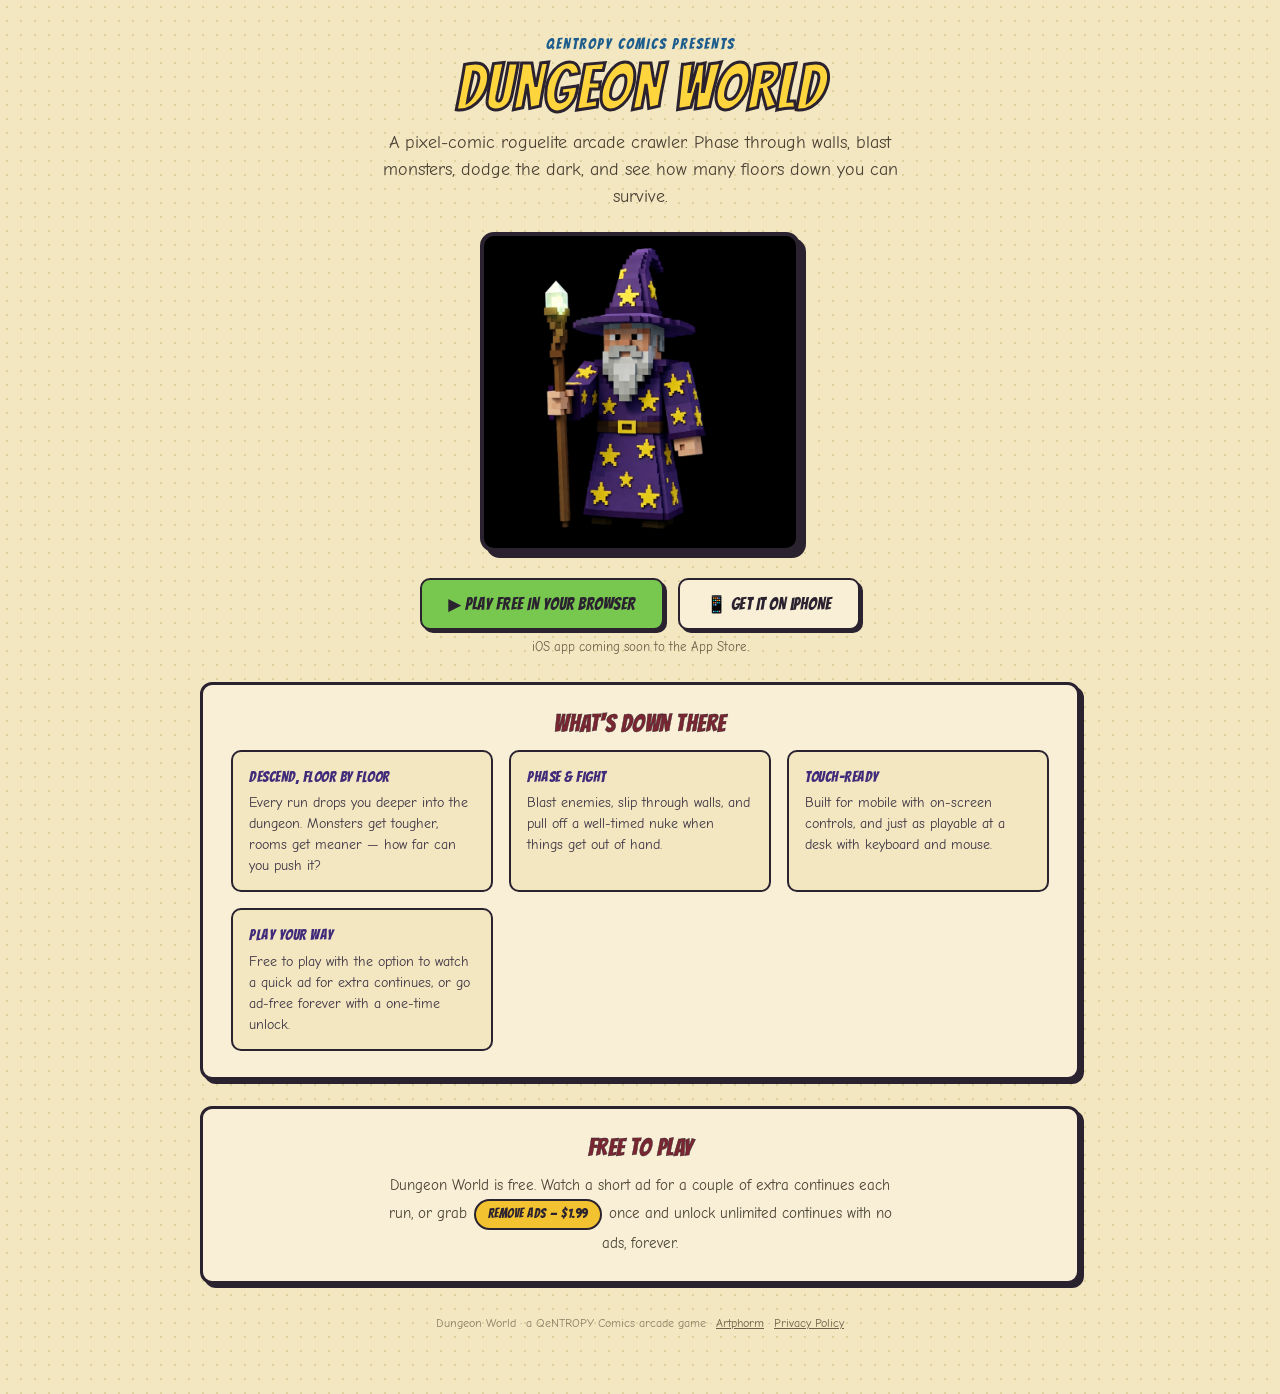
<file: marketing.html>
<!DOCTYPE html>
<html lang="en">
<head>
<meta charset="UTF-8"/>
<meta name="viewport" content="width=device-width, initial-scale=1"/>
<title>Dungeon World | QeNTROPY Comics</title>
<meta name="description" content="Dungeon World — a roguelite arcade dungeon crawler from QeNTROPY Comics. Descend, phase through walls, blast monsters, and see how deep you can go."/>
<link rel="preconnect" href="https://fonts.googleapis.com"/>
<link rel="preconnect" href="https://fonts.gstatic.com" crossorigin/>
<link href="https://fonts.googleapis.com/css2?family=Bangers&family=Comic+Neue:wght@400;700&display=swap" rel="stylesheet"/>
<style>
  :root{
    --page:     #f3e7c2;
    --paper-2:  #f8efd6;
    --ink:      #2b2230;
    --gold:     #f2c230;
    --gold-dk:  #b18113;
    --blue:     #35a7e0;
    --blue-dk:  #1d5d8d;
    --red:      #d84a54;
    --red-dk:   #7a2630;
    --green:    #78c850;
    --green-dk: #4f9a34;
    --purple:   #7d5ce2;
    --purple-dk:#402a7a;
    --title-yellow: #ffd53d;
    --display:  'Bangers', system-ui, sans-serif;
    --body:     'Comic Neue', ui-rounded, system-ui, sans-serif;
  }
  *{ box-sizing:border-box; }
  body{
    margin:0; font-family:var(--body); color:var(--ink); background:var(--page);
    background-image: radial-gradient(circle, #e1d19e 1px, transparent 1px);
    background-size: 14px 14px;
  }
  .wrap{ max-width:920px; margin:0 auto; padding:36px 20px 64px; }

  .hero{
    text-align:center; margin-bottom:28px;
  }
  .kicker{ font-family:var(--display); letter-spacing:2px; font-size:15px; color:var(--blue-dk); margin:0 0 6px; }
  h1{
    font-family:var(--display); font-weight:400; font-size:min(64px,11vw); line-height:.95;
    color:var(--title-yellow); -webkit-text-stroke:3px var(--ink); margin:6px 0 10px;
    letter-spacing:1px;
  }
  .tagline{ font-size:18px; color:#4a4133; max-width:520px; margin:0 auto 22px; line-height:1.5; }

  .hero-art{
    display:block; margin:0 auto 26px; max-width:320px; width:80%;
    border:4px solid var(--ink); border-radius:14px; box-shadow:6px 6px 0 var(--ink);
    background:#000;
  }

  .cta-row{ display:flex; gap:14px; justify-content:center; flex-wrap:wrap; margin-bottom:8px; }
  .btn{
    font-family:var(--display); letter-spacing:.5px; font-size:17px; text-decoration:none;
    padding:14px 26px; border:2.5px solid var(--ink); border-radius:10px;
    box-shadow:3px 3px 0 var(--ink); display:inline-block; transition:transform .1s;
  }
  .btn:active{ transform:translate(2px,2px); box-shadow:1px 1px 0 var(--ink); }
  .btn-primary{ background:var(--green); color:var(--ink); }
  .btn-secondary{ background:var(--paper-2); color:var(--ink); }
  .soon-note{ font-size:12.5px; color:#6b6048; margin-top:10px; }

  .section{
    background:var(--paper-2); border:3px solid var(--ink); border-radius:12px;
    box-shadow:4px 4px 0 var(--ink); padding:26px 28px; margin:26px 0;
  }
  h2{
    font-family:var(--display); font-weight:400; letter-spacing:.5px; font-size:24px;
    color:var(--red-dk); margin:0 0 14px; -webkit-text-stroke:.4px var(--ink); text-align:center;
  }
  .features{
    display:grid; grid-template-columns:repeat(auto-fit,minmax(220px,1fr)); gap:16px; margin:0;
  }
  .feature{
    background:var(--page); border:2px solid var(--ink); border-radius:10px; padding:14px 16px;
  }
  .feature .f-title{ font-family:var(--display); letter-spacing:.5px; font-size:15px; color:var(--purple-dk); margin:0 0 4px; }
  .feature p{ margin:0; font-size:14px; line-height:1.5; color:#3a3140; }

  .pricing-note{
    text-align:center; font-size:14.5px; line-height:1.6; color:#4a4133; max-width:520px; margin:0 auto;
  }
  .pill{
    font-family:var(--display); font-size:13px; letter-spacing:.5px; color:var(--ink);
    background:var(--gold); border:2px solid var(--ink); border-radius:20px; padding:3px 12px;
    display:inline-block; margin:2px;
  }

  footer{ text-align:center; margin-top:32px; font-size:12px; color:#8a7f63; }
  footer a{ color:#6b6048; }
</style>
</head>
<body>
<div class="wrap">

  <div class="hero">
    <p class="kicker">QeNTROPY COMICS PRESENTS</p>
    <h1>DUNGEON WORLD</h1>
    <p class="tagline">A pixel-comic roguelite arcade crawler. Phase through walls, blast monsters, dodge the dark, and see how many floors down you can survive.</p>

    <img class="hero-art" src="WizardSprite.webp" alt="Dungeon World wizard character art"/>

    <div class="cta-row">
      <a class="btn btn-primary" href="index.html">▶ PLAY FREE IN YOUR BROWSER</a>
      <a class="btn btn-secondary" href="#store">📱 GET IT ON iPHONE</a>
    </div>
    <p class="soon-note" id="store">iOS app coming soon to the App Store.</p>
  </div>

  <div class="section">
    <h2>WHAT'S DOWN THERE</h2>
    <div class="features">
      <div class="feature">
        <p class="f-title">DESCEND, FLOOR BY FLOOR</p>
        <p>Every run drops you deeper into the dungeon. Monsters get tougher, rooms get meaner — how far can you push it?</p>
      </div>
      <div class="feature">
        <p class="f-title">PHASE &amp; FIGHT</p>
        <p>Blast enemies, slip through walls, and pull off a well-timed nuke when things get out of hand.</p>
      </div>
      <div class="feature">
        <p class="f-title">TOUCH-READY</p>
        <p>Built for mobile with on-screen controls, and just as playable at a desk with keyboard and mouse.</p>
      </div>
      <div class="feature">
        <p class="f-title">PLAY YOUR WAY</p>
        <p>Free to play with the option to watch a quick ad for extra continues, or go ad-free forever with a one-time unlock.</p>
      </div>
    </div>
  </div>

  <div class="section">
    <h2>FREE TO PLAY</h2>
    <p class="pricing-note">
      Dungeon World is free. Watch a short ad for a couple of extra continues each run, or grab
      <span class="pill">Remove Ads — $1.99</span>
      once and unlock unlimited continues with no ads, forever.
    </p>
  </div>

  <footer>Dungeon World · a QeNTROPY Comics arcade game · <a href="https://artphorm.xyz">Artphorm</a> · <a href="privacy.html">Privacy Policy</a></footer>
</div>
</body>
</html>
</file>
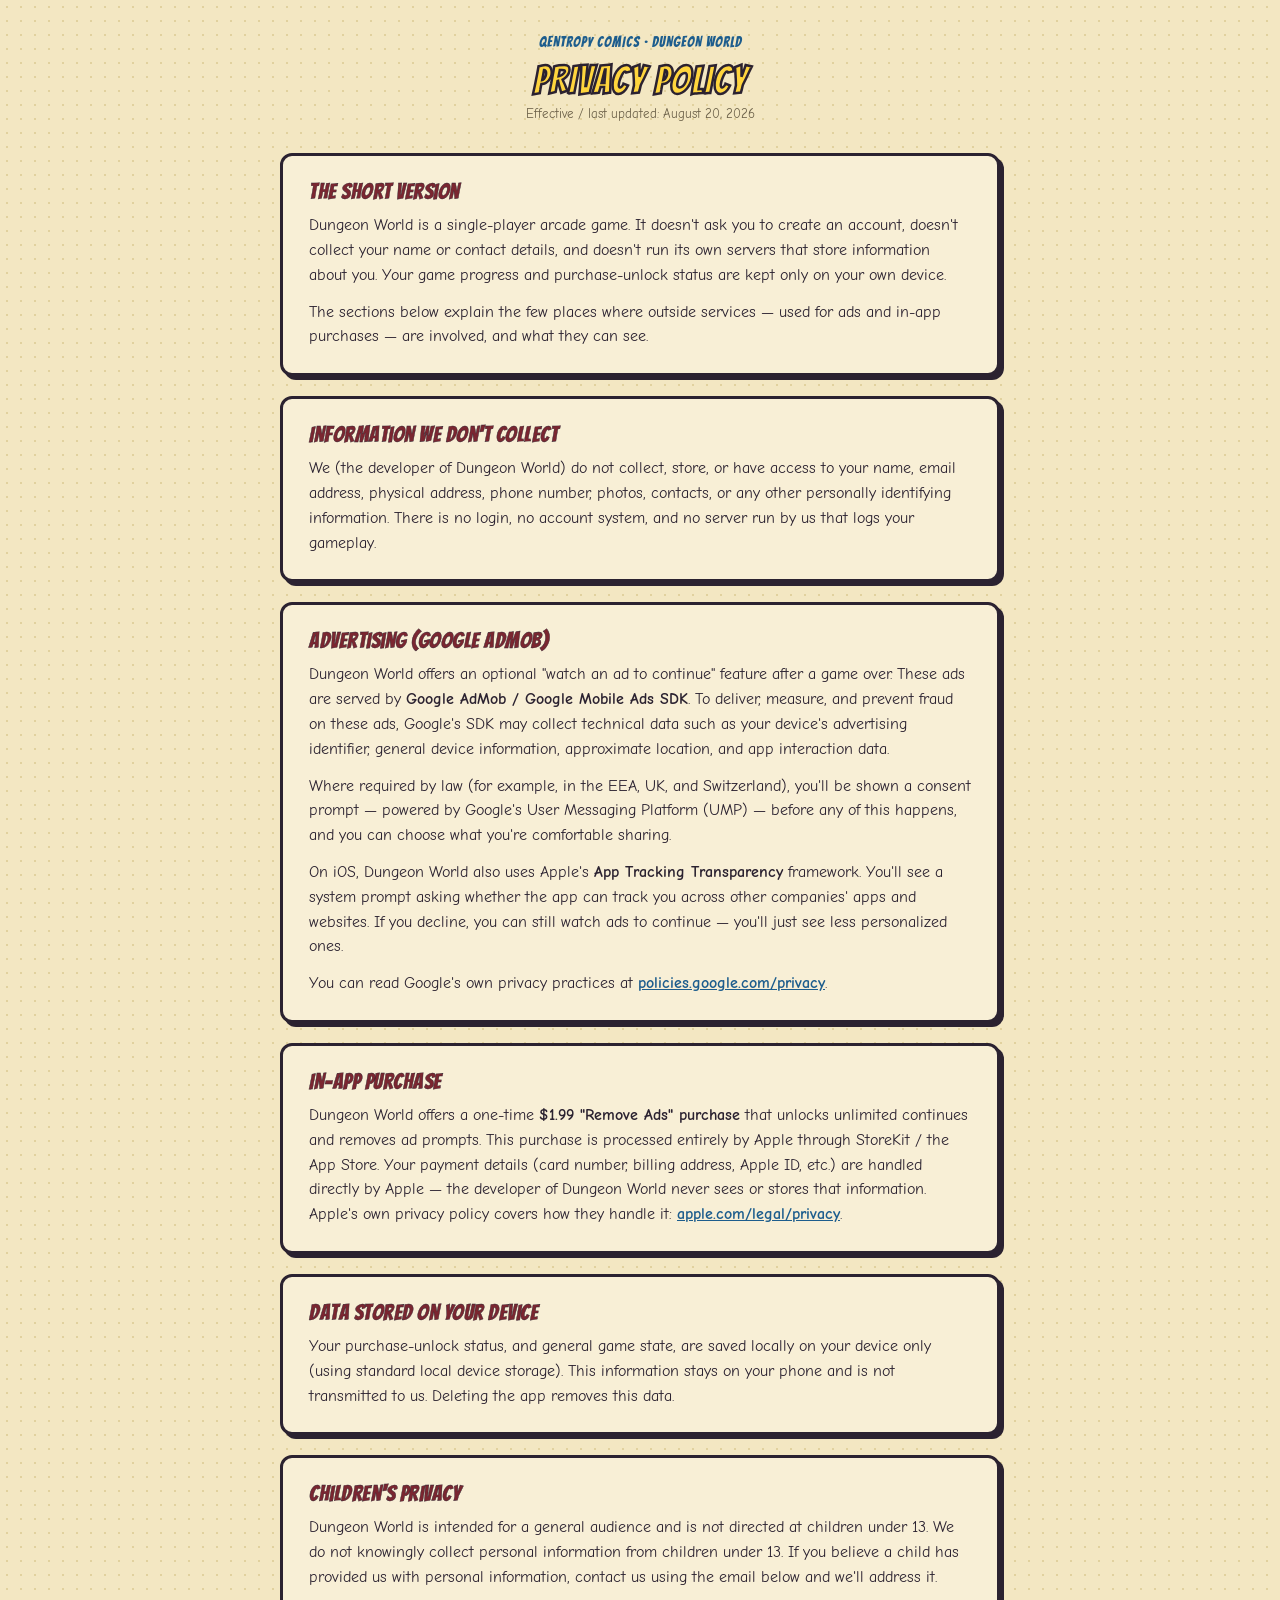
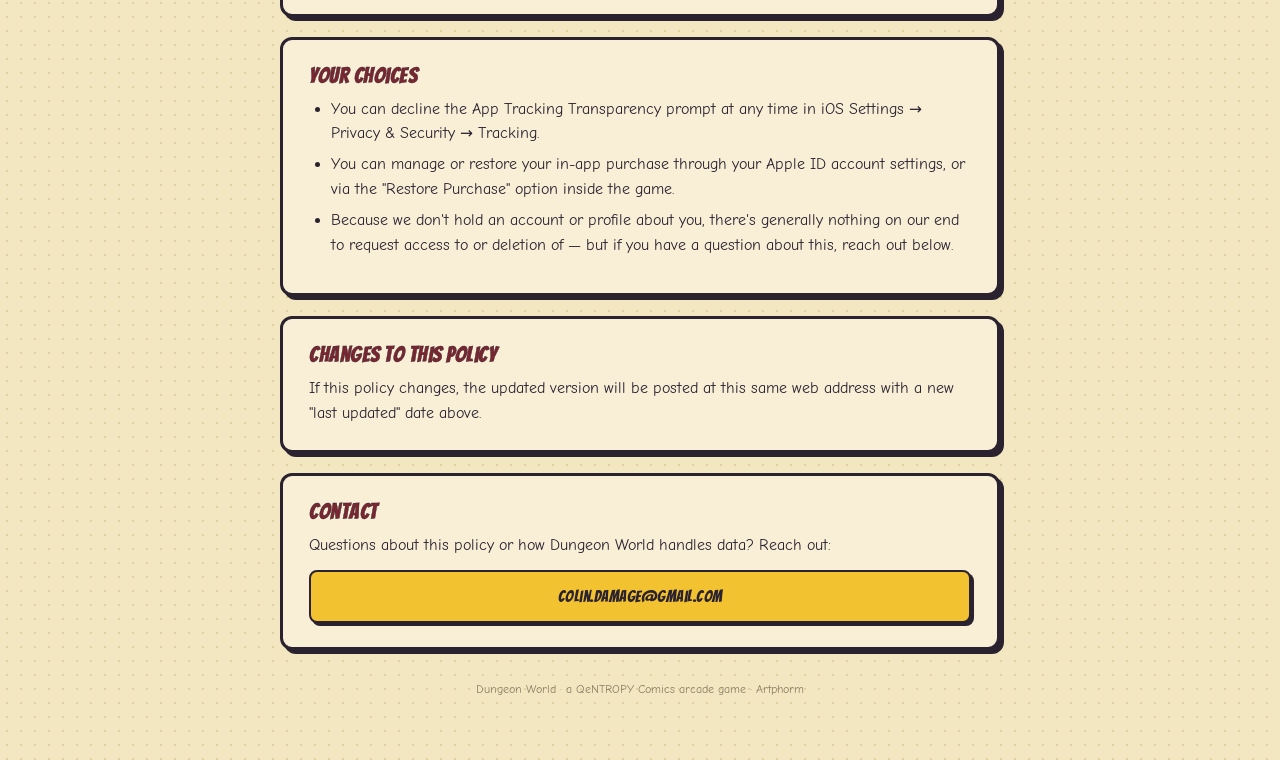
<file: privacy_1.html>
<!DOCTYPE html>
<html lang="en">
<head>
<meta charset="UTF-8"/>
<meta name="viewport" content="width=device-width, initial-scale=1"/>
<title>Privacy Policy | Dungeon World</title>
<link rel="preconnect" href="https://fonts.googleapis.com"/>
<link rel="preconnect" href="https://fonts.gstatic.com" crossorigin/>
<link href="https://fonts.googleapis.com/css2?family=Bangers&family=Comic+Neue:wght@400;700&display=swap" rel="stylesheet"/>
<style>
  :root{
    --page:     #f3e7c2;
    --paper-2:  #f8efd6;
    --ink:      #2b2230;
    --gold:     #f2c230;
    --gold-dk:  #b18113;
    --blue:     #35a7e0;
    --blue-dk:  #1d5d8d;
    --red:      #d84a54;
    --red-dk:   #7a2630;
    --purple:   #7d5ce2;
    --title-yellow: #ffd53d;
    --display:  'Bangers', system-ui, sans-serif;
    --body:     'Comic Neue', ui-rounded, system-ui, sans-serif;
  }
  *{ box-sizing:border-box; }
  body{
    margin:0; font-family:var(--body); color:var(--ink); background:var(--page);
    background-image: radial-gradient(circle, #e1d19e 1px, transparent 1px);
    background-size: 14px 14px;
  }
  .wrap{ max-width:760px; margin:0 auto; padding:32px 20px 64px; }
  header{ text-align:center; margin-bottom:28px; }
  .kicker{ font-family:var(--display); letter-spacing:1px; font-size:14px; color:var(--blue-dk); margin:0 0 4px; }
  h1{
    font-family:var(--display); font-weight:400; font-size:40px; line-height:1;
    color:var(--title-yellow); -webkit-text-stroke:2.5px var(--ink); margin:6px 0 4px;
    letter-spacing:1px;
  }
  .updated{ font-size:13px; color:#6b6048; margin:0; }
  .card{
    background:var(--paper-2); border:3px solid var(--ink); border-radius:12px;
    box-shadow:4px 4px 0 var(--ink); padding:24px 26px; margin:0 0 20px;
  }
  h2{
    font-family:var(--display); font-weight:400; letter-spacing:.5px; font-size:22px;
    color:var(--red-dk); margin:0 0 10px; -webkit-text-stroke:.4px var(--ink);
  }
  p{ font-size:15.5px; line-height:1.6; margin:0 0 12px; }
  p:last-child{ margin-bottom:0; }
  ul{ margin:0 0 12px; padding-left:22px; font-size:15.5px; line-height:1.6; }
  li{ margin-bottom:6px; }
  a{ color:var(--blue-dk); font-weight:700; }
  strong{ color:var(--ink); }
  .contact{
    text-align:center; font-family:var(--display); letter-spacing:.5px; font-size:16px;
    color:var(--ink); background:var(--gold); border:2px solid var(--ink); border-radius:8px;
    padding:12px 16px; box-shadow:3px 3px 0 var(--ink);
  }
  .note{
    font-size:12.5px; color:#6b6048; text-align:center; margin-top:24px; line-height:1.6;
  }
  footer{ text-align:center; margin-top:32px; font-size:12px; color:#8a7f63; }
</style>
</head>
<body>
<div class="wrap">
  <header>
    <p class="kicker">QeNTROPY COMICS · DUNGEON WORLD</p>
    <h1>PRIVACY POLICY</h1>
    <p class="updated">Effective / last updated: August 20, 2026</p>
  </header>

  <div class="card">
    <h2>The short version</h2>
    <p>Dungeon World is a single-player arcade game. It doesn't ask you to create an account, doesn't collect your name or contact details, and doesn't run its own servers that store information about you. Your game progress and purchase-unlock status are kept only on your own device.</p>
    <p>The sections below explain the few places where outside services — used for ads and in-app purchases — are involved, and what they can see.</p>
  </div>

  <div class="card">
    <h2>Information we don't collect</h2>
    <p>We (the developer of Dungeon World) do not collect, store, or have access to your name, email address, physical address, phone number, photos, contacts, or any other personally identifying information. There is no login, no account system, and no server run by us that logs your gameplay.</p>
  </div>

  <div class="card">
    <h2>Advertising (Google AdMob)</h2>
    <p>Dungeon World offers an optional "watch an ad to continue" feature after a game over. These ads are served by <strong>Google AdMob / Google Mobile Ads SDK</strong>. To deliver, measure, and prevent fraud on these ads, Google's SDK may collect technical data such as your device's advertising identifier, general device information, approximate location, and app interaction data.</p>
    <p>Where required by law (for example, in the EEA, UK, and Switzerland), you'll be shown a consent prompt — powered by Google's User Messaging Platform (UMP) — before any of this happens, and you can choose what you're comfortable sharing.</p>
    <p>On iOS, Dungeon World also uses Apple's <strong>App Tracking Transparency</strong> framework. You'll see a system prompt asking whether the app can track you across other companies' apps and websites. If you decline, you can still watch ads to continue — you'll just see less personalized ones.</p>
    <p>You can read Google's own privacy practices at <a href="https://policies.google.com/privacy" target="_blank" rel="noopener">policies.google.com/privacy</a>.</p>
  </div>

  <div class="card">
    <h2>In-app purchase</h2>
    <p>Dungeon World offers a one-time <strong>$1.99 "Remove Ads" purchase</strong> that unlocks unlimited continues and removes ad prompts. This purchase is processed entirely by Apple through StoreKit / the App Store. Your payment details (card number, billing address, Apple ID, etc.) are handled directly by Apple — the developer of Dungeon World never sees or stores that information. Apple's own privacy policy covers how they handle it: <a href="https://www.apple.com/legal/privacy/" target="_blank" rel="noopener">apple.com/legal/privacy</a>.</p>
  </div>

  <div class="card">
    <h2>Data stored on your device</h2>
    <p>Your purchase-unlock status, and general game state, are saved locally on your device only (using standard local device storage). This information stays on your phone and is not transmitted to us. Deleting the app removes this data.</p>
  </div>

  <div class="card">
    <h2>Children's privacy</h2>
    <p>Dungeon World is intended for a general audience and is not directed at children under 13. We do not knowingly collect personal information from children under 13. If you believe a child has provided us with personal information, contact us using the email below and we'll address it.</p>
  </div>

  <div class="card">
    <h2>Your choices</h2>
    <ul>
      <li>You can decline the App Tracking Transparency prompt at any time in iOS Settings → Privacy &amp; Security → Tracking.</li>
      <li>You can manage or restore your in-app purchase through your Apple ID account settings, or via the "Restore Purchase" option inside the game.</li>
      <li>Because we don't hold an account or profile about you, there's generally nothing on our end to request access to or deletion of — but if you have a question about this, reach out below.</li>
    </ul>
  </div>

  <div class="card">
    <h2>Changes to this policy</h2>
    <p>If this policy changes, the updated version will be posted at this same web address with a new "last updated" date above.</p>
  </div>

  <div class="card">
    <h2>Contact</h2>
    <p>Questions about this policy or how Dungeon World handles data? Reach out:</p>
    <p class="contact">colin.damage@gmail.com</p>
  </div>

  <footer>Dungeon World · a QeNTROPY Comics arcade game · Artphorm</footer>
</div>
</body>
</html>
</file>
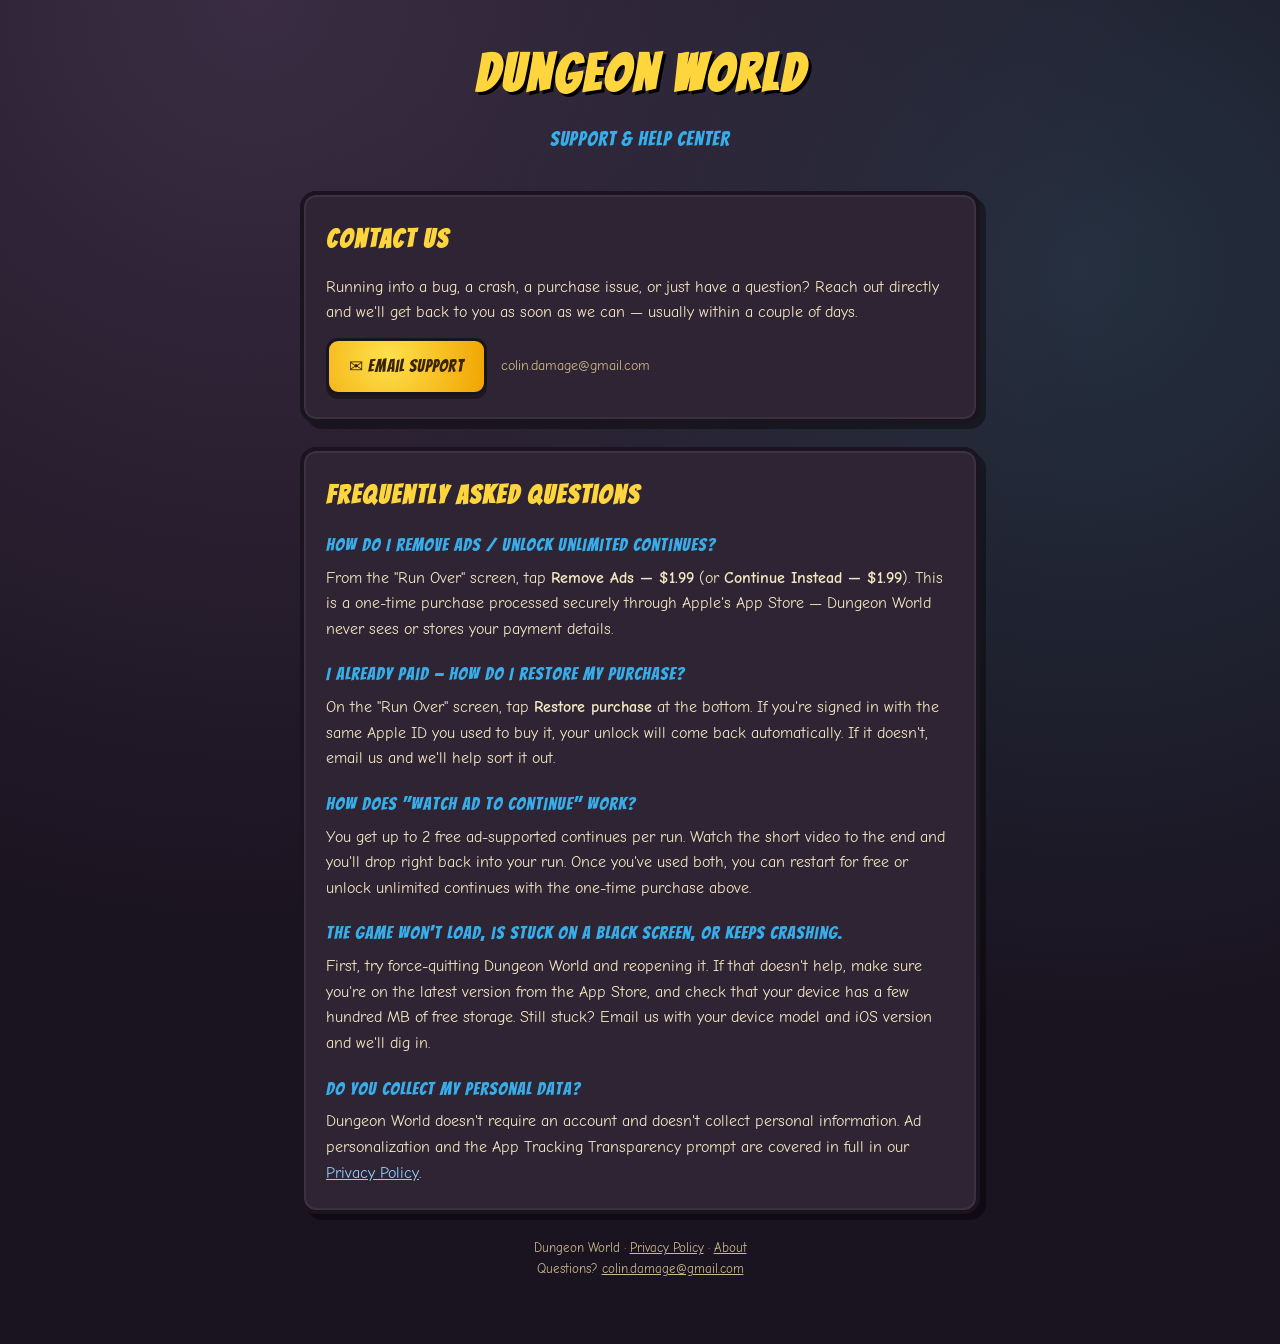
<file: support.html>
<!DOCTYPE html>
<html lang="en">
<head>
<meta charset="UTF-8">
<meta name="viewport" content="width=device-width, initial-scale=1.0">
<title>Dungeon World — Support</title>
<link rel="preconnect" href="https://fonts.googleapis.com">
<link rel="preconnect" href="https://fonts.gstatic.com" crossorigin>
<link href="https://fonts.googleapis.com/css2?family=Bangers&family=Comic+Neue:wght@400;700&display=swap" rel="stylesheet">
<style>
  :root{
    --ink:#1a1320;
    --panel:#2f2433;
    --parchment:#f3e7c2;
    --parchment-dim:#cbb98a;
    --gold:#ffd53d;
    --gold-deep:#f0a400;
    --blue:#37aeea;
    --purple:#8750e8;
  }
  *{box-sizing:border-box;}
  body{
    margin:0;
    background:
      radial-gradient(circle at 20% 0%, #3a2d43 0%, transparent 55%),
      radial-gradient(circle at 85% 20%, #24303f 0%, transparent 50%),
      var(--ink);
    color:var(--parchment);
    font-family:"Comic Neue", system-ui, sans-serif;
    line-height:1.6;
  }
  .wrap{ max-width:720px; margin:0 auto; padding:32px 20px 64px; }
  header{ text-align:center; margin-bottom:8px; }
  h1{
    font-family:"Bangers", cursive;
    letter-spacing:3px;
    font-size:52px;
    margin:0;
    color:var(--gold);
    text-shadow:3px 3px 0 #000;
  }
  .subtitle{
    font-family:"Bangers", cursive;
    letter-spacing:1px;
    font-size:20px;
    color:var(--blue);
    margin:4px 0 36px;
    text-align:center;
  }
  .card{
    background:var(--panel);
    border:4px solid var(--ink);
    border-radius:16px;
    box-shadow:6px 6px 0 rgba(0,0,0,0.4), inset 0 0 0 2px rgba(255,255,255,0.06);
    padding:24px 22px;
    margin-bottom:24px;
  }
  h2{
    font-family:"Bangers", cursive;
    letter-spacing:2px;
    font-size:26px;
    color:var(--gold);
    margin:0 0 14px;
  }
  p{ margin:0 0 12px; color:var(--parchment); }
  .muted{ color:var(--parchment-dim); font-size:14px; }
  a{ color:#8fd0ff; }
  a:hover{ color:var(--blue); }
  .contact-row{
    display:flex; align-items:center; gap:14px; flex-wrap:wrap;
  }
  .btn{
    display:inline-block;
    font-family:"Bangers", cursive;
    letter-spacing:1px;
    font-size:17px;
    color:#3a2400;
    background:radial-gradient(circle at 38% 32%, #ffe14d, var(--gold-deep));
    border:3px solid var(--ink);
    border-radius:12px;
    padding:12px 20px;
    text-decoration:none;
    box-shadow:0 4px 0 rgba(0,0,0,0.35);
  }
  .btn:hover{ filter:brightness(1.05); }
  dl{ margin:0; }
  dt{
    font-family:"Bangers", cursive;
    letter-spacing:1px;
    font-size:18px;
    color:var(--blue);
    margin:18px 0 6px;
  }
  dt:first-child{ margin-top:0; }
  dd{ margin:0 0 0 0; color:var(--parchment); }
  footer{
    text-align:center;
    margin-top:12px;
    font-size:13px;
    color:var(--parchment-dim);
  }
  footer a{ color:var(--parchment-dim); text-decoration:underline; }
</style>
</head>
<body>
  <div class="wrap">
    <header>
      <h1>DUNGEON WORLD</h1>
    </header>
    <div class="subtitle">SUPPORT &amp; HELP CENTER</div>

    <div class="card">
      <h2>Contact Us</h2>
      <p>Running into a bug, a crash, a purchase issue, or just have a question? Reach out directly and we'll get back to you as soon as we can — usually within a couple of days.</p>
      <div class="contact-row">
        <a class="btn" href="mailto:colin.damage@gmail.com?subject=Dungeon%20World%20Support">✉ Email Support</a>
        <span class="muted">colin.damage@gmail.com</span>
      </div>
    </div>

    <div class="card">
      <h2>Frequently Asked Questions</h2>
      <dl>
        <dt>How do I remove ads / unlock unlimited continues?</dt>
        <dd>From the "Run Over" screen, tap <strong>Remove Ads — $1.99</strong> (or <strong>Continue Instead — $1.99</strong>). This is a one-time purchase processed securely through Apple's App Store — Dungeon World never sees or stores your payment details.</dd>

        <dt>I already paid — how do I restore my purchase?</dt>
        <dd>On the "Run Over" screen, tap <strong>Restore purchase</strong> at the bottom. If you're signed in with the same Apple ID you used to buy it, your unlock will come back automatically. If it doesn't, email us and we'll help sort it out.</dd>

        <dt>How does "Watch Ad to Continue" work?</dt>
        <dd>You get up to 2 free ad-supported continues per run. Watch the short video to the end and you'll drop right back into your run. Once you've used both, you can restart for free or unlock unlimited continues with the one-time purchase above.</dd>

        <dt>The game won't load, is stuck on a black screen, or keeps crashing.</dt>
        <dd>First, try force-quitting Dungeon World and reopening it. If that doesn't help, make sure you're on the latest version from the App Store, and check that your device has a few hundred MB of free storage. Still stuck? Email us with your device model and iOS version and we'll dig in.</dd>

        <dt>Do you collect my personal data?</dt>
        <dd>Dungeon World doesn't require an account and doesn't collect personal information. Ad personalization and the App Tracking Transparency prompt are covered in full in our <a href="privacy_1.html">Privacy Policy</a>.</dd>
      </dl>
    </div>

    <footer>
      Dungeon World · <a href="privacy_1.html">Privacy Policy</a> · <a href="marketing.html">About</a><br>
      Questions? <a href="mailto:colin.damage@gmail.com">colin.damage@gmail.com</a>
    </footer>
  </div>
</body>
</html>
</file>
